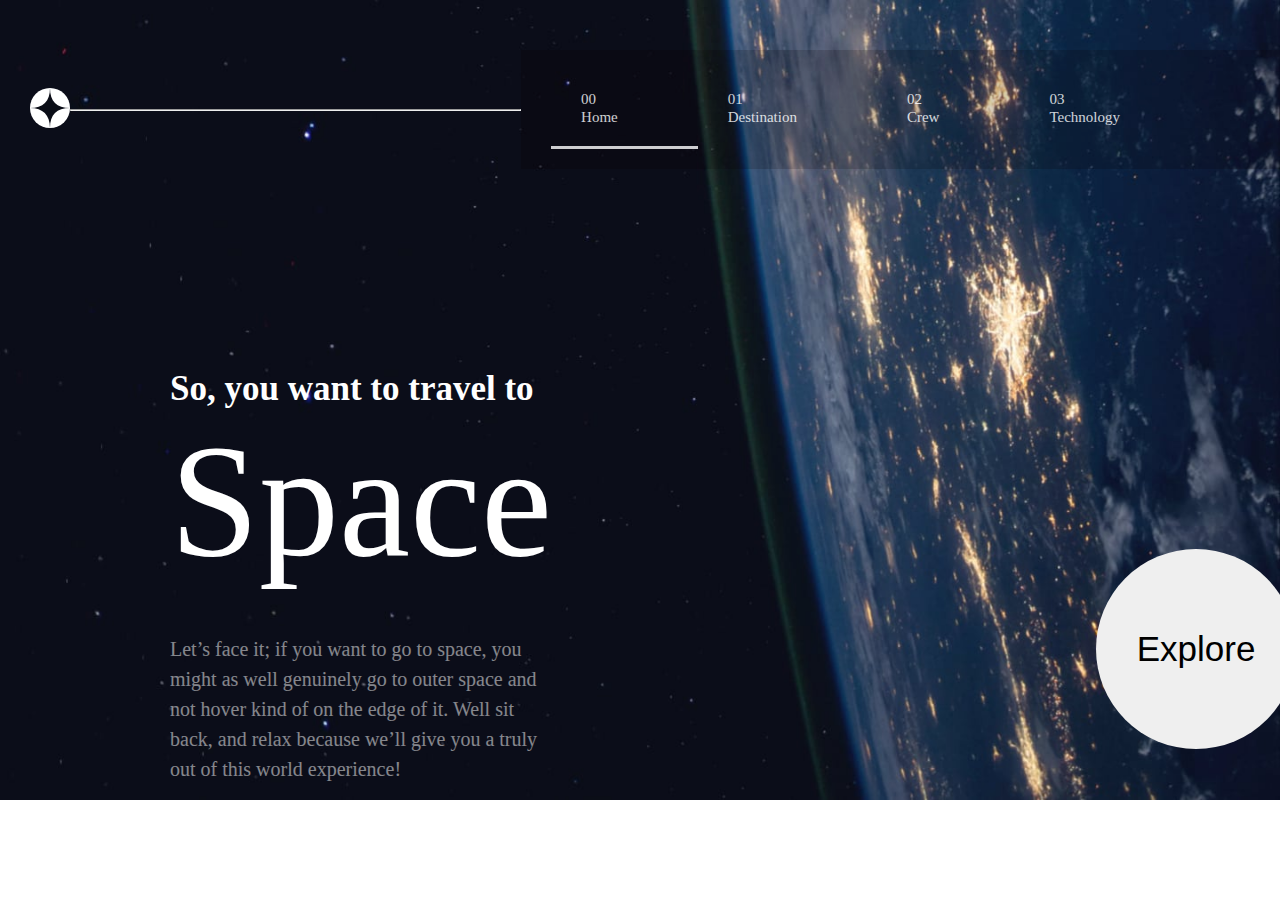
<file: index.html>
<!DOCTYPE html>
<html lang="en">
<head>
    <meta charset="UTF-8">
    <meta name="viewport" content="width=device-width, initial-scale=1.0">
    <title>Document</title>
    <link rel="stylesheet" href="./space-tourism-website-main/starter-code/css/style.css">
</head>
<body>
    
    <div id="container">
        <header> <div id="logo"><img src="./space-tourism-website-main/starter-code/assets/shared/logo.svg" alt=""></div>
            <hr>
            <ul id="menu">
                <li><a href="./index.html">00 Home</a></li>
                <li><a href="./space-tourism-website-main/starter-code/destination-moon.html">01 Destination</a></li>
                <li><a href="">02 Crew</a></li>
                <li><a href="">03 Technology</a></li>
            </ul></header>
            <div id="content">
                <div id="info">
                    <h4>So, you want to travel to</h4>
                    <h1>Space</h1>
                    <p>Let’s face it; if you want to go to space, you might as well genuinely go to 
                        outer space and not hover kind of on the edge of it. Well sit back, and relax 
                        because we’ll give you a truly out of this world experience!</p>
                </div>
                <div id="boton">
                    <button>Explore</button></div>
            </div>
    </div>
</body>
</html>
</file>
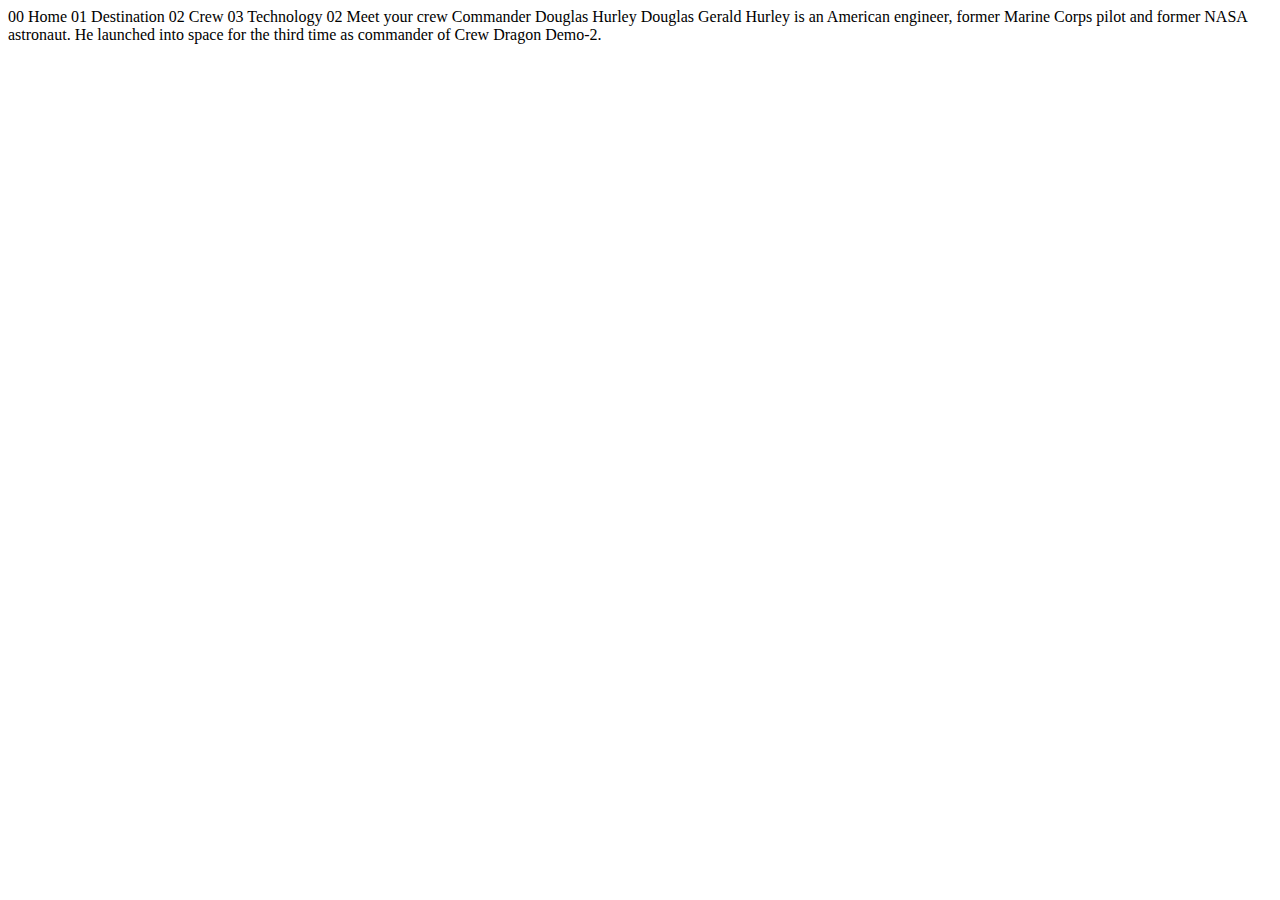
<file: space-tourism-website-main/starter-code/crew-commander.html>
<!DOCTYPE html>
<html lang="en">
<head>
  <meta charset="UTF-8">
  <meta name="viewport" content="width=device-width, initial-scale=1.0">

  <link rel="icon" type="image/png" sizes="32x32" href="./assets/favicon-32x32.png">
  
  <title>Frontend Mentor | Space tourism website</title>
</head>
<body>

  00 Home
  01 Destination
  02 Crew
  03 Technology

  02 Meet your crew

  Commander
  Douglas Hurley

  Douglas Gerald Hurley is an American engineer, former Marine Corps pilot 
  and former NASA astronaut. He launched into space for the third time as 
  commander of Crew Dragon Demo-2.
</body>
</html>
</file>
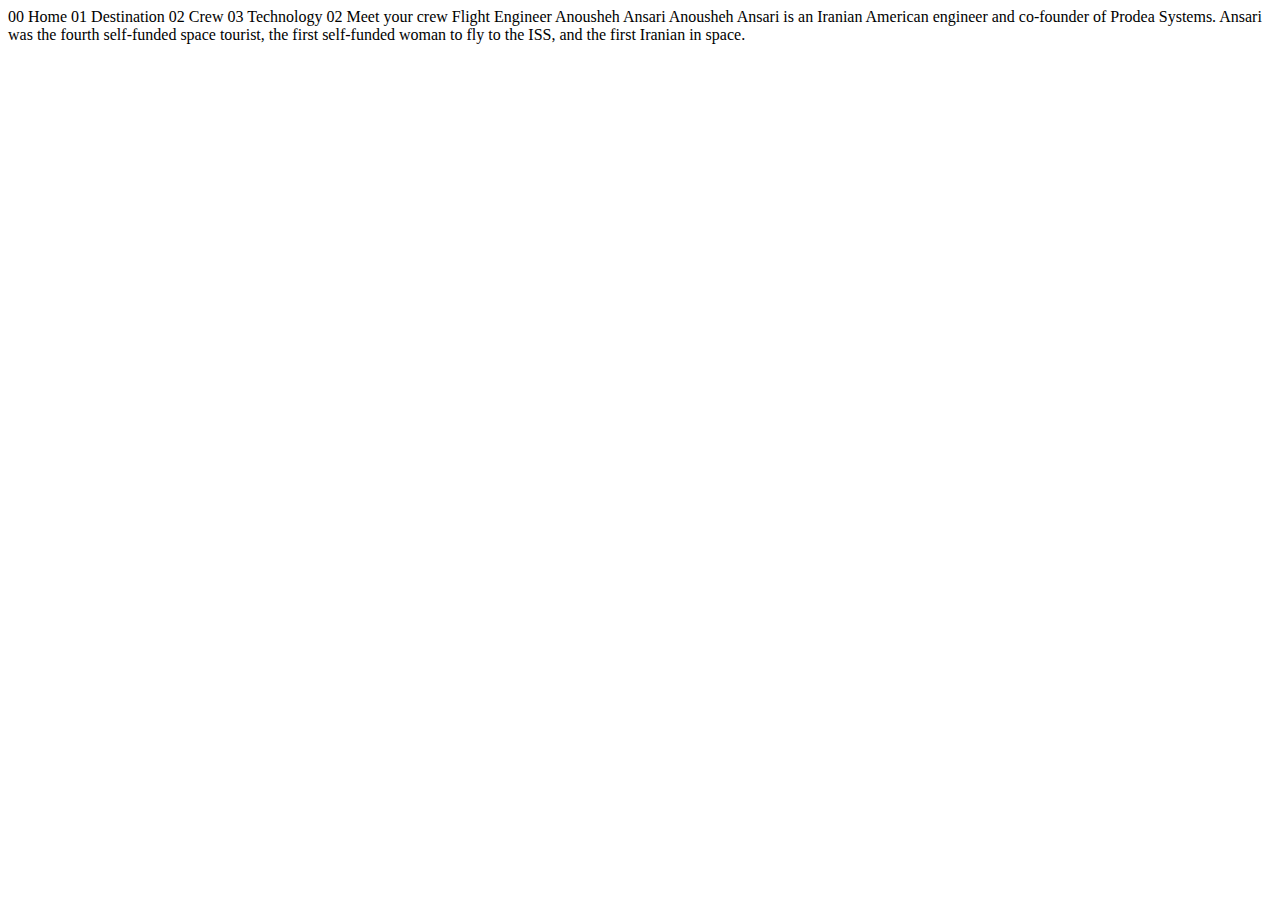
<file: space-tourism-website-main/starter-code/crew-engineer.html>
<!DOCTYPE html>
<html lang="en">
<head>
  <meta charset="UTF-8">
  <meta name="viewport" content="width=device-width, initial-scale=1.0">

  <link rel="icon" type="image/png" sizes="32x32" href="./assets/favicon-32x32.png">
  
  <title>Frontend Mentor | Space tourism website</title>
</head>
<body>

  00 Home
  01 Destination
  02 Crew
  03 Technology

  02 Meet your crew

  Flight Engineer
  Anousheh Ansari

  Anousheh Ansari is an Iranian American engineer and co-founder of Prodea Systems. 
  Ansari was the fourth self-funded space tourist, the first self-funded woman to 
  fly to the ISS, and the first Iranian in space. 
</body>
</html>
</file>
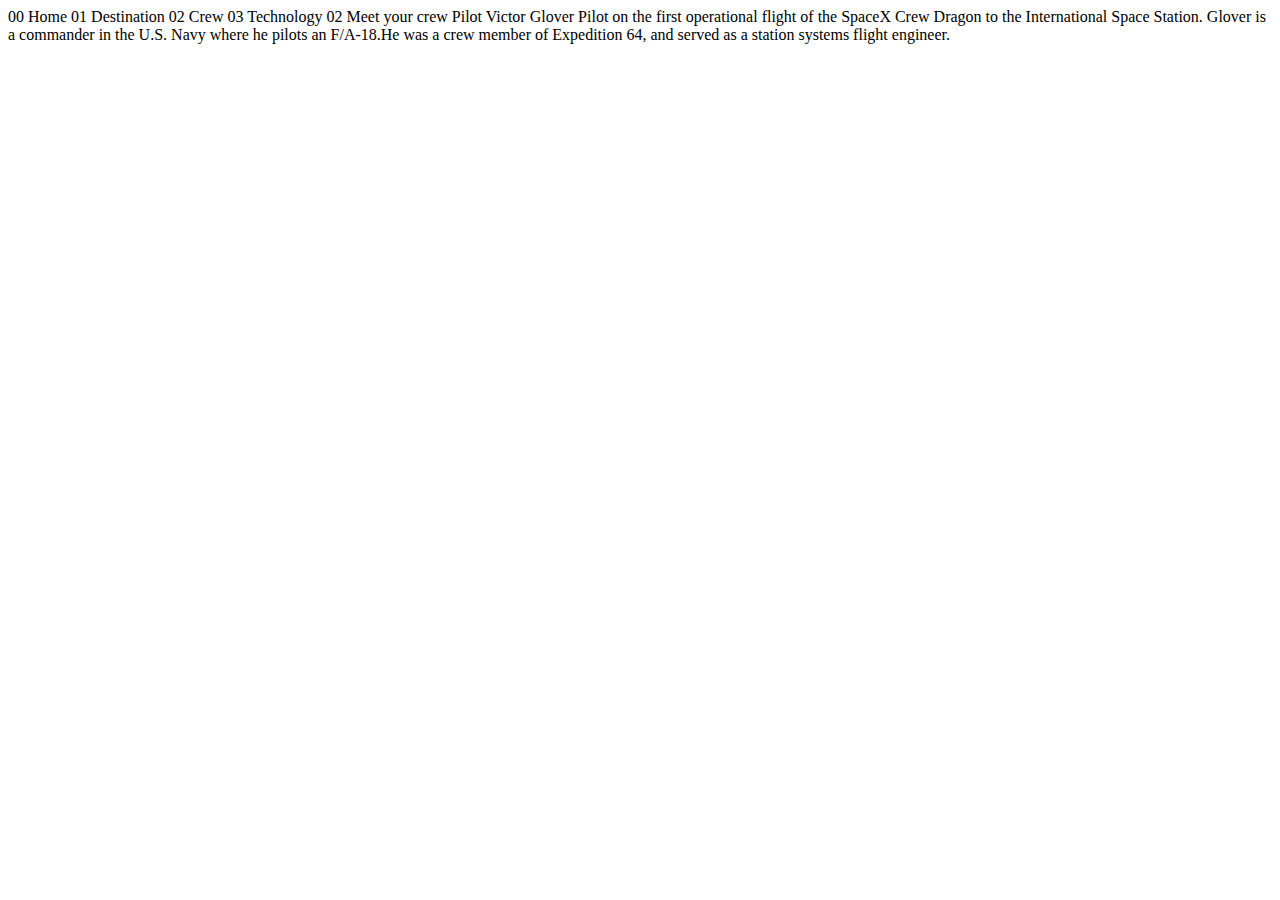
<file: space-tourism-website-main/starter-code/crew-pilot.html>
<!DOCTYPE html>
<html lang="en">
<head>
  <meta charset="UTF-8">
  <meta name="viewport" content="width=device-width, initial-scale=1.0">

  <link rel="icon" type="image/png" sizes="32x32" href="./assets/favicon-32x32.png">
  
  <title>Frontend Mentor | Space tourism website</title>
</head>
<body>

  00 Home
  01 Destination
  02 Crew
  03 Technology

  02 Meet your crew

  Pilot
  Victor Glover

  Pilot on the first operational flight of the SpaceX Crew Dragon to the 
  International Space Station. Glover is a commander in the U.S. Navy where 
  he pilots an F/A-18.He was a crew member of Expedition 64, and served as a 
  station systems flight engineer. 
</body>
</html>
</file>
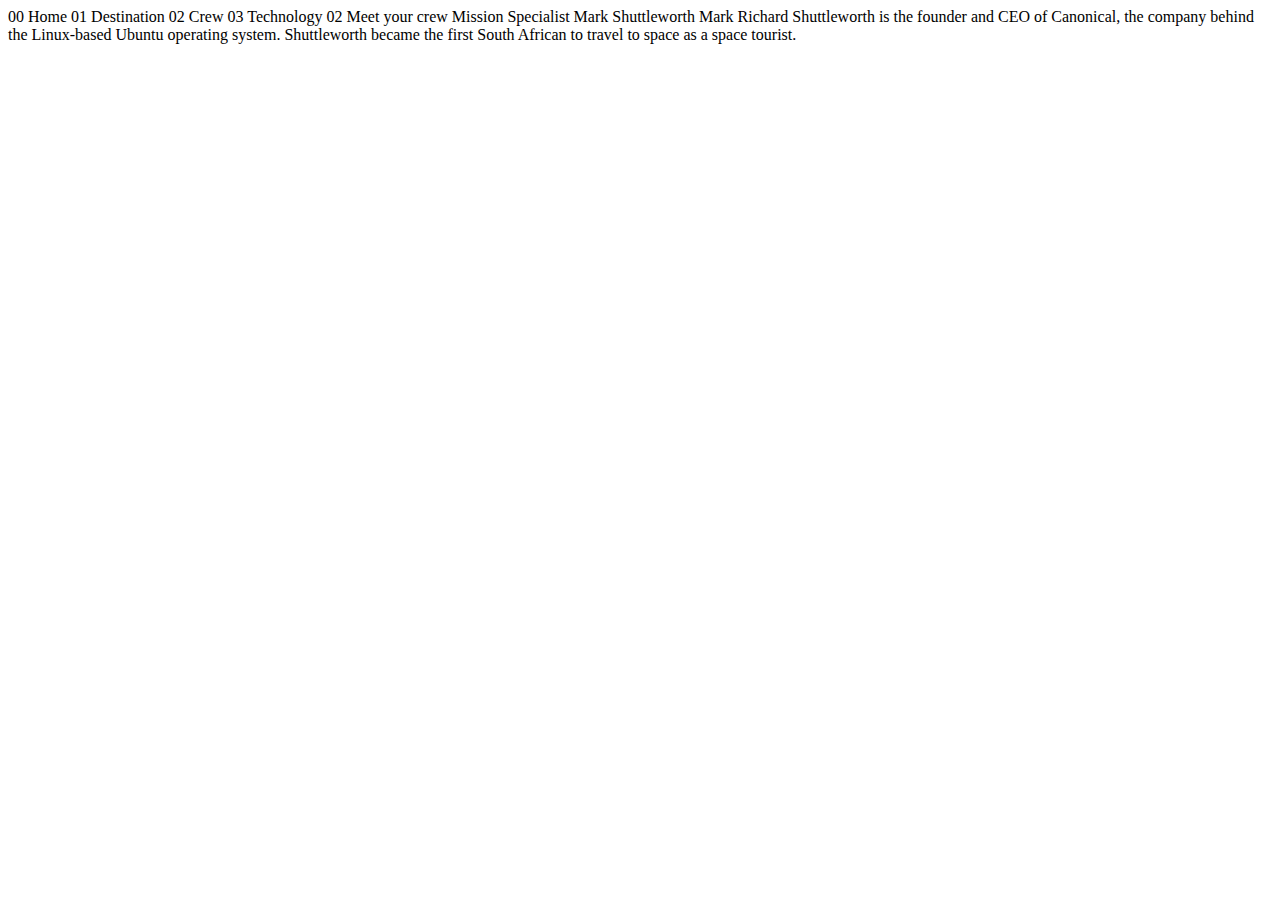
<file: space-tourism-website-main/starter-code/crew-specialist.html>
<!DOCTYPE html>
<html lang="en">
<head>
  <meta charset="UTF-8">
  <meta name="viewport" content="width=device-width, initial-scale=1.0">

  <link rel="icon" type="image/png" sizes="32x32" href="./assets/favicon-32x32.png">
  
  <title>Frontend Mentor | Space tourism website</title>
</head>
<body>

  00 Home
  01 Destination
  02 Crew
  03 Technology

  02 Meet your crew

  Mission Specialist
  Mark Shuttleworth

  Mark Richard Shuttleworth is the founder and CEO of Canonical, the company behind 
  the Linux-based Ubuntu operating system. Shuttleworth became the first South 
  African to travel to space as a space tourist.
</body>
</html>
</file>
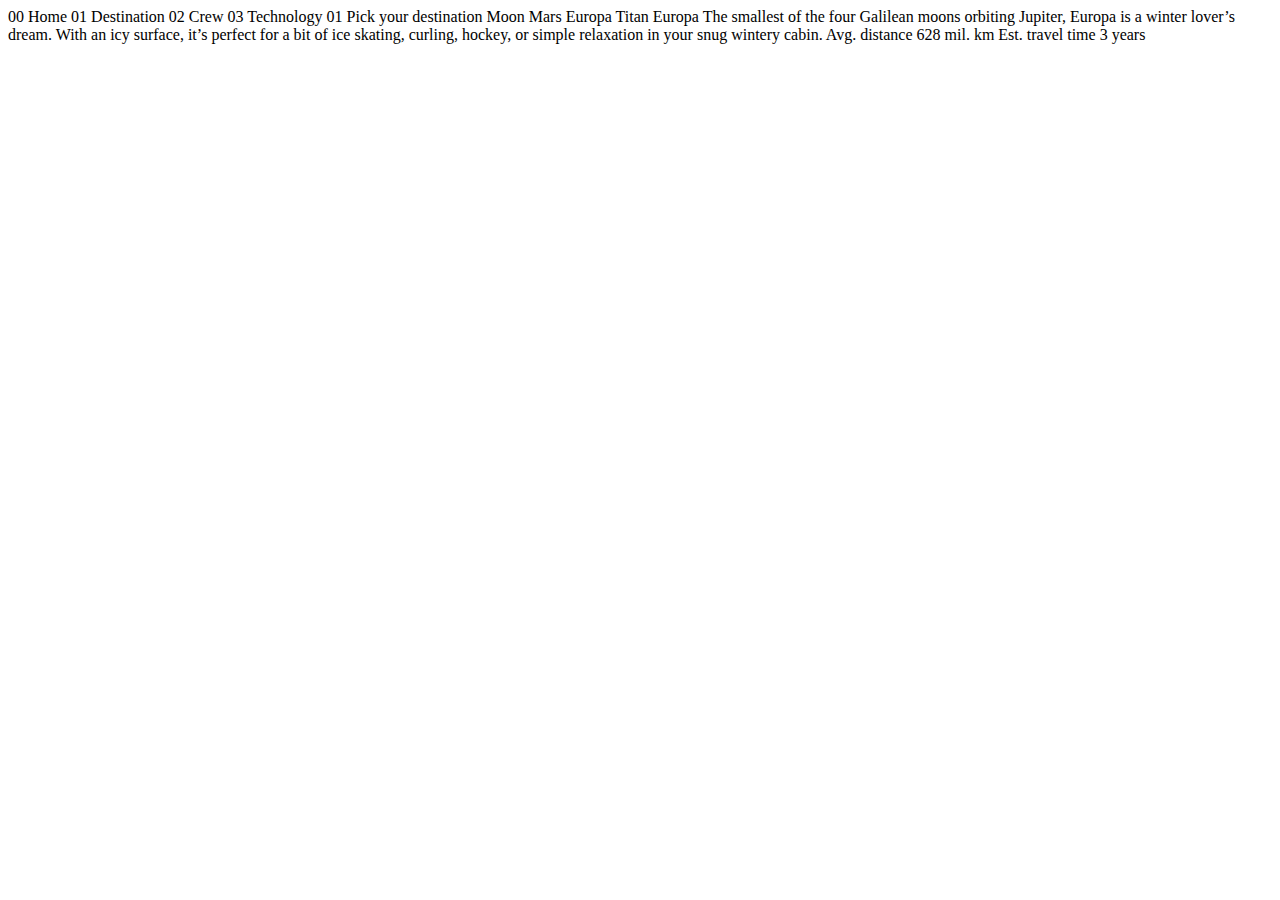
<file: space-tourism-website-main/starter-code/destination-europa.html>
<!DOCTYPE html>
<html lang="en">
<head>
  <meta charset="UTF-8">
  <meta name="viewport" content="width=device-width, initial-scale=1.0">

  <link rel="icon" type="image/png" sizes="32x32" href="./assets/favicon-32x32.png">
  
  <title>Frontend Mentor | Space tourism website</title>
</head>
<body>

  00 Home
  01 Destination
  02 Crew
  03 Technology

  01 Pick your destination

  Moon
  Mars
  Europa
  Titan

  Europa

  The smallest of the four Galilean moons orbiting Jupiter, Europa is a 
  winter lover’s dream. With an icy surface, it’s perfect for a bit of 
  ice skating, curling, hockey, or simple relaxation in your snug 
  wintery cabin.

  Avg. distance
  628 mil. km

  Est. travel time
  3 years
</body>
</html>
</file>
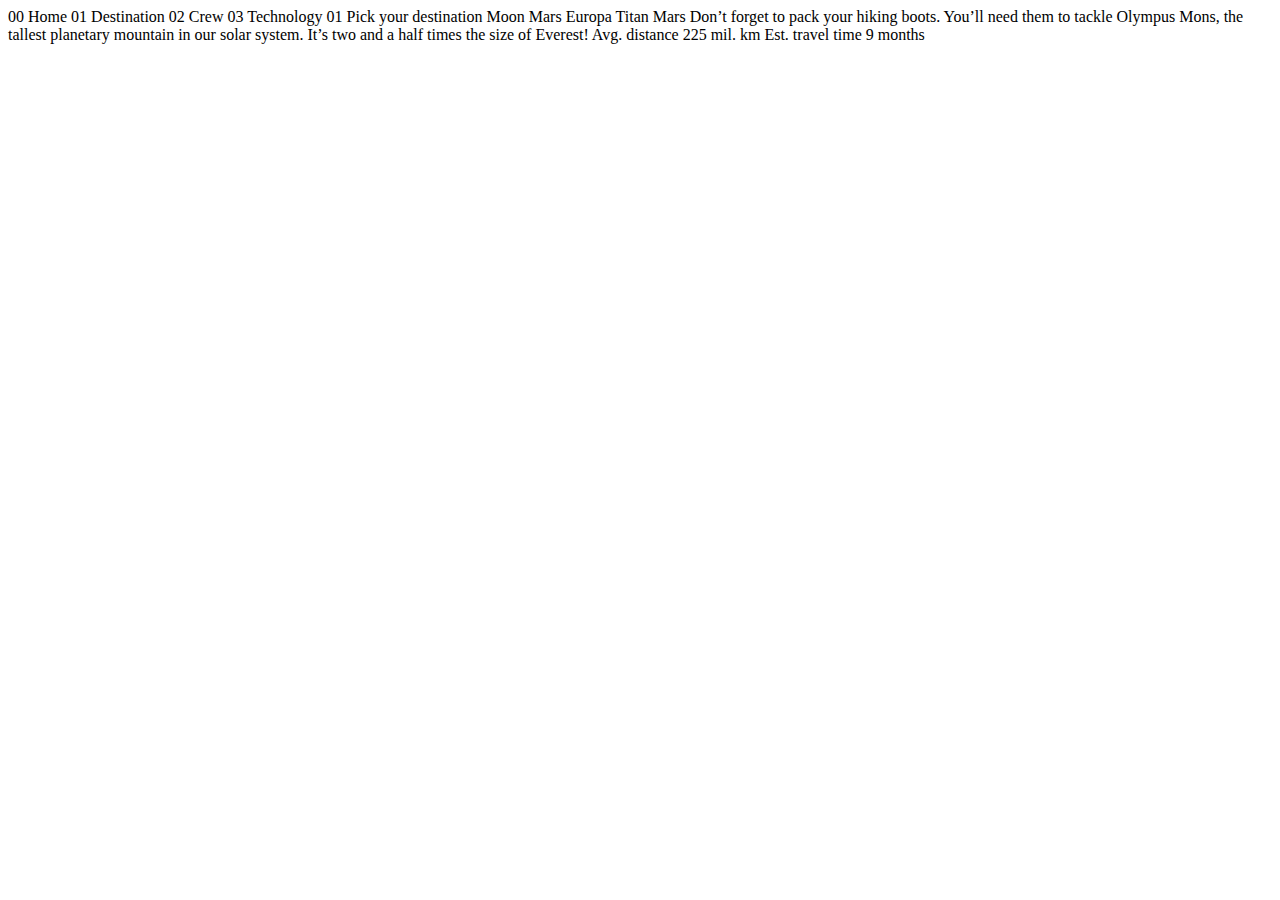
<file: space-tourism-website-main/starter-code/destination-mars.html>
<!DOCTYPE html>
<html lang="en">
<head>
  <meta charset="UTF-8">
  <meta name="viewport" content="width=device-width, initial-scale=1.0">

  <link rel="icon" type="image/png" sizes="32x32" href="./assets/favicon-32x32.png">
  
  <title>Frontend Mentor | Space tourism website</title>
</head>
<body>

  00 Home
  01 Destination
  02 Crew
  03 Technology

  01 Pick your destination

  Moon
  Mars
  Europa
  Titan

  Mars

  Don’t forget to pack your hiking boots. You’ll need them to tackle Olympus Mons, 
  the tallest planetary mountain in our solar system. It’s two and a half times 
  the size of Everest!

  Avg. distance
  225 mil. km

  Est. travel time
  9 months
</body>
</html>
</file>
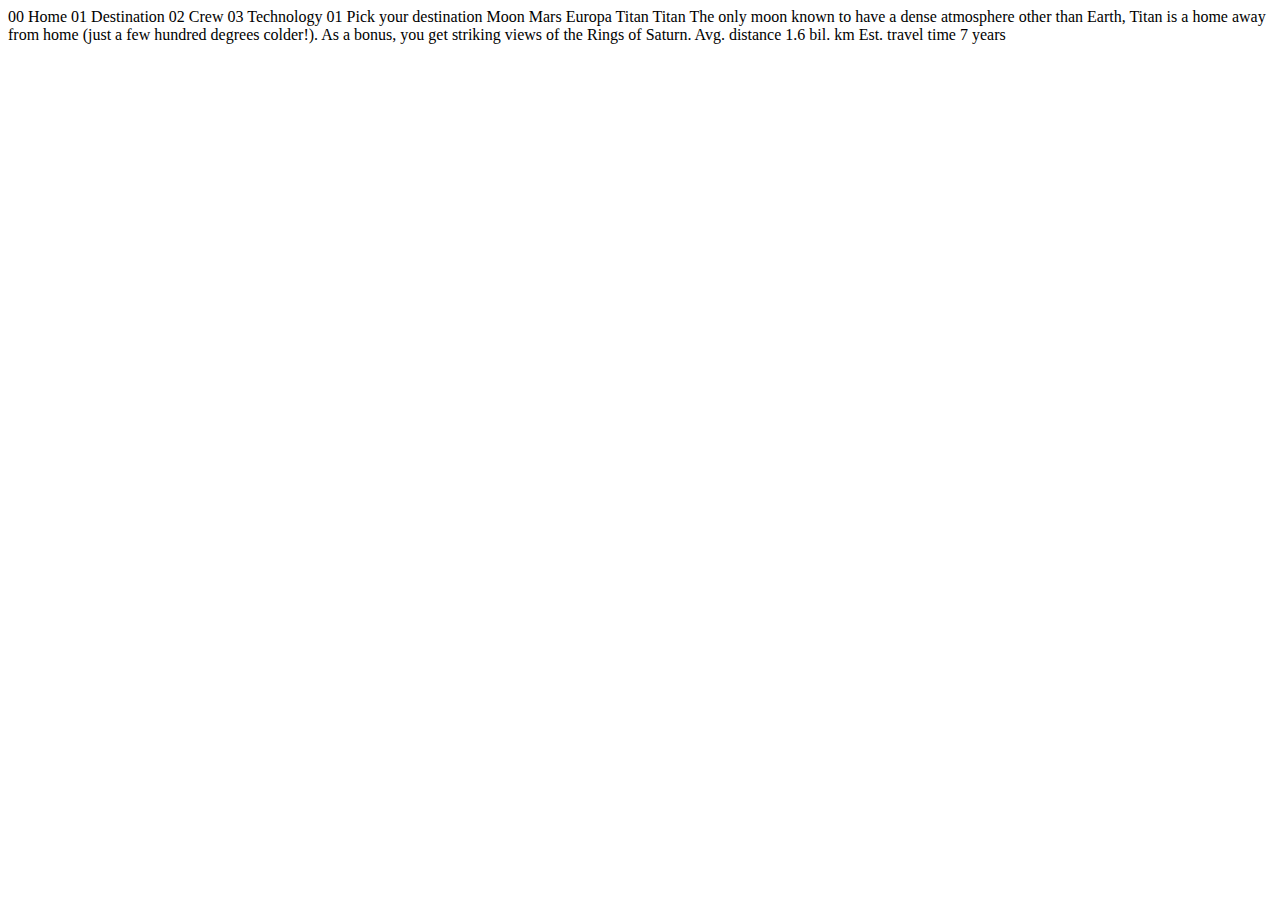
<file: space-tourism-website-main/starter-code/destination-titan.html>
<!DOCTYPE html>
<html lang="en">
<head>
  <meta charset="UTF-8">
  <meta name="viewport" content="width=device-width, initial-scale=1.0">

  <link rel="icon" type="image/png" sizes="32x32" href="./assets/favicon-32x32.png">
  
  <title>Frontend Mentor | Space tourism website</title>
</head>
<body>

  00 Home
  01 Destination
  02 Crew
  03 Technology

  01 Pick your destination

  Moon
  Mars
  Europa
  Titan

  Titan

  The only moon known to have a dense atmosphere other than Earth, Titan 
  is a home away from home (just a few hundred degrees colder!). As a 
  bonus, you get striking views of the Rings of Saturn.

  Avg. distance
  1.6 bil. km

  Est. travel time
  7 years
</body>
</html>
</file>
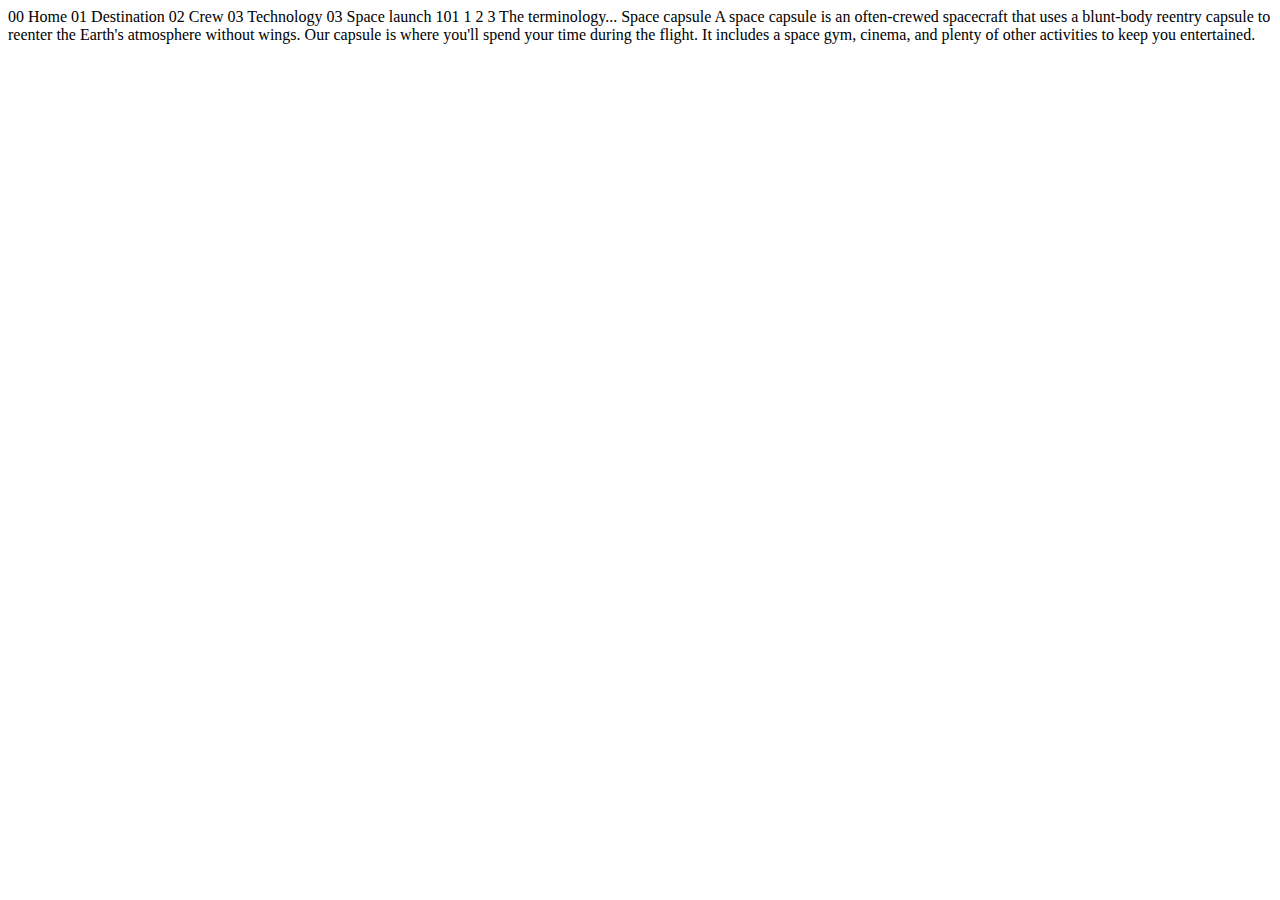
<file: space-tourism-website-main/starter-code/technology-capsule.html>
<!DOCTYPE html>
<html lang="en">
<head>
  <meta charset="UTF-8">
  <meta name="viewport" content="width=device-width, initial-scale=1.0">

  <link rel="icon" type="image/png" sizes="32x32" href="./assets/favicon-32x32.png">
  
  <title>Frontend Mentor | Space tourism website</title>
</head>
<body>

  00 Home
  01 Destination
  02 Crew
  03 Technology

  03 Space launch 101

  1
  2
  3

  The terminology...
  Space capsule

  A space capsule is an often-crewed spacecraft that uses a blunt-body reentry 
  capsule to reenter the Earth's atmosphere without wings. Our capsule is where 
  you'll spend your time during the flight. It includes a space gym, cinema, 
  and plenty of other activities to keep you entertained.
</body>
</html>
</file>
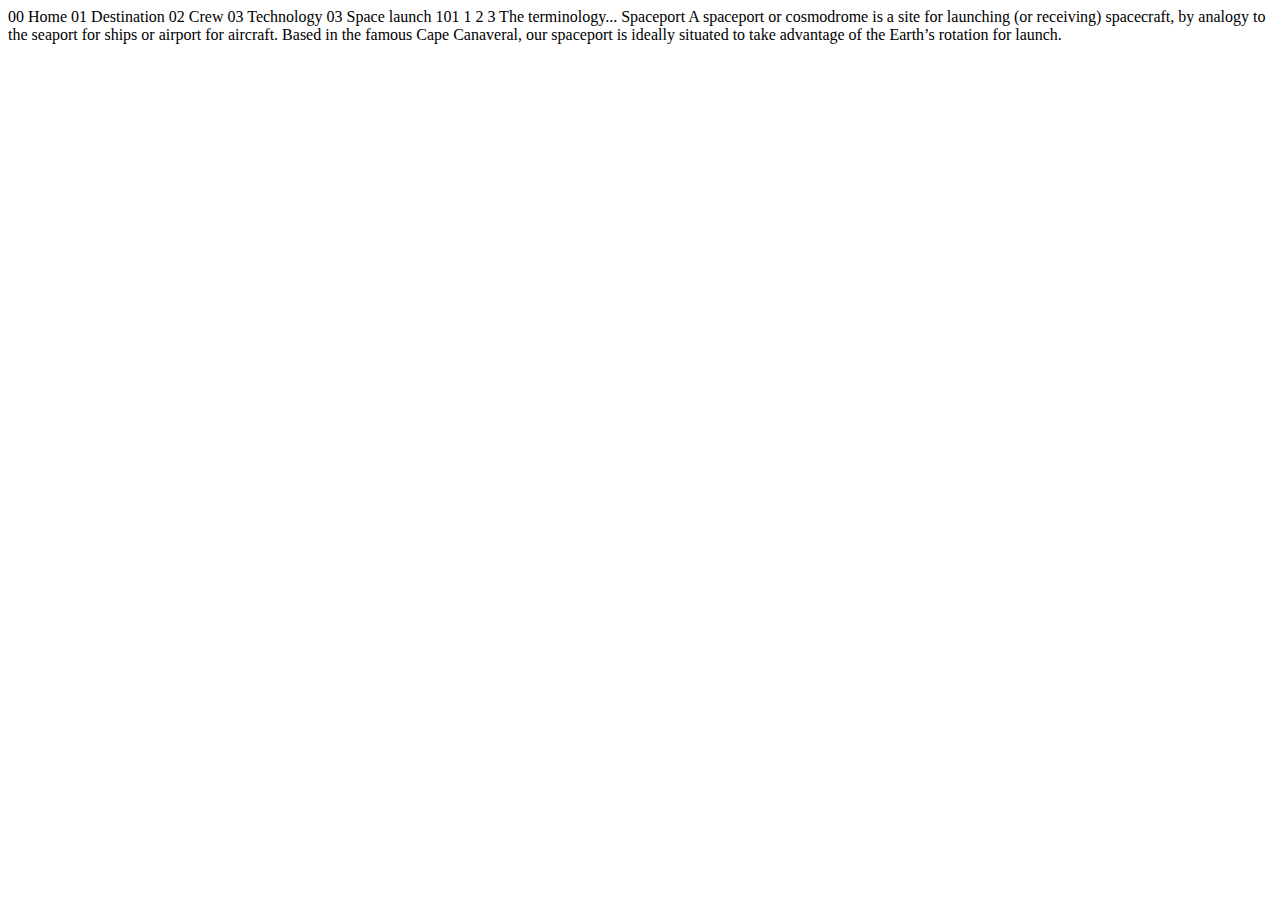
<file: space-tourism-website-main/starter-code/technology-spaceport.html>
<!DOCTYPE html>
<html lang="en">
<head>
  <meta charset="UTF-8">
  <meta name="viewport" content="width=device-width, initial-scale=1.0">

  <link rel="icon" type="image/png" sizes="32x32" href="./assets/favicon-32x32.png">
  
  <title>Frontend Mentor | Space tourism website</title>
</head>
<body>

  00 Home
  01 Destination
  02 Crew
  03 Technology

  03 Space launch 101

  1
  2
  3

  The terminology...
  Spaceport

  A spaceport or cosmodrome is a site for launching (or receiving) spacecraft, 
  by analogy to the seaport for ships or airport for aircraft. Based in the 
  famous Cape Canaveral, our spaceport is ideally situated to take advantage 
  of the Earth’s rotation for launch.
</body>
</html>
</file>
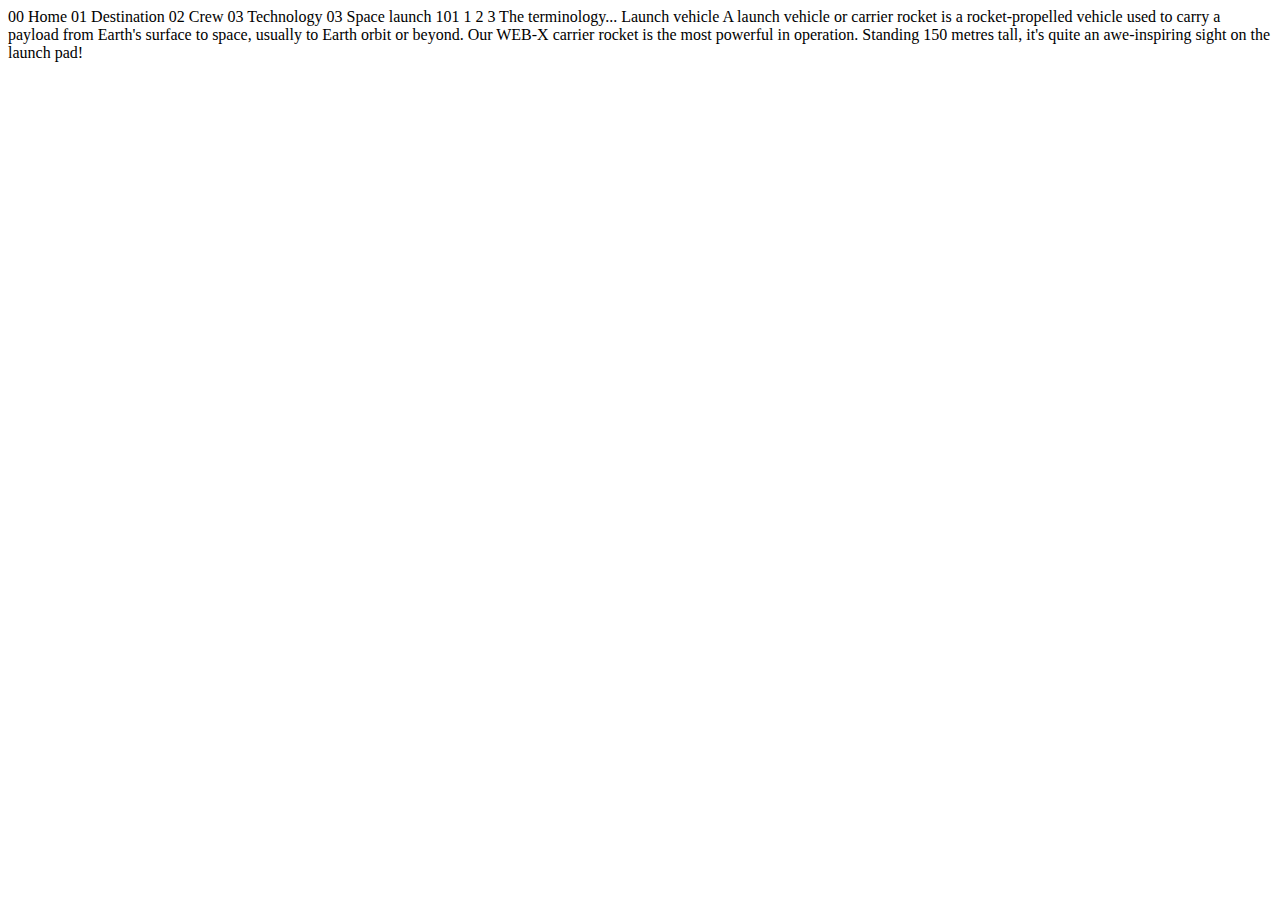
<file: space-tourism-website-main/starter-code/technology-vehicle.html>
<!DOCTYPE html>
<html lang="en">
<head>
  <meta charset="UTF-8">
  <meta name="viewport" content="width=device-width, initial-scale=1.0">

  <link rel="icon" type="image/png" sizes="32x32" href="./assets/favicon-32x32.png">
  
  <title>Frontend Mentor | Space tourism website</title>
</head>
<body>

  00 Home
  01 Destination
  02 Crew
  03 Technology

  03 Space launch 101

  1
  2
  3

  The terminology...
  Launch vehicle

  A launch vehicle or carrier rocket is a rocket-propelled vehicle used to carry a 
  payload from Earth's surface to space, usually to Earth orbit or beyond. Our 
  WEB-X carrier rocket is the most powerful in operation. Standing 150 metres tall, 
  it's quite an awe-inspiring sight on the launch pad!
</body>
</html>
</file>
<file: space-tourism-website-main/starter-code/css/style.css>
*{
    margin: 0;
    padding: 0;
}
h1, h4, p{
    color: white;
}
h1{
    font-weight: 100;
    font-size: 160px; 
}
h4{
    font-size: 40px;
}
p{
    font-size: 22px;
    line-height: 1.5;
    opacity: 0.5;
}

#container
{
    background-image:url(/space-tourism-website-main/starter-code/assets/home/background-home-desktop.jpg);
    background-repeat:no-repeat;
    background-size: 100%;
    
}

header
{
    display: flex;
    justify-content: space-between;
    padding: 50px 0 0 0 ;
    align-items: center;
}

#logo img
{
    width: 40px;
    margin-left: 30px;
}
#menu
{
    display: flex;
    padding:20px 80px 20px 30px;
    opacity: 0.8;
    background-color: rgba(11, 0, 0,0.2);
    
}
#menu li
{
    list-style: none;
    padding-right: 50px;
    padding: 20px 80px 20px 30px;
}
#menu li a 
{
    text-decoration: none;
    color: white;
    font-size: 15px;
}
#menu li:hover{
    border-bottom: 3px solid white;
}
#menu li:nth-child(1){
    border-bottom: 3px solid white;
}
#content
{

    padding-bottom: 130px;
    display: flex;
    justify-content: space-between;

}
#info{
    width: 30%;
    padding-left: 170px;
    padding-top: 200px;
}
#info h4 {
    font-size: 35px;
    font-weight: 10065}
#info h1{
    font-weight: 100;
    font-size: 160px;
    padding-bottom: 40px;
}
#info p{
    font-size: 20px;
    line-height: 1.5;
    opacity: 0.5;
}
hr
{
    width: 650px;
}
#boton{
    padding-top: 380px;
    width: 40%;
    margin-left: 400px;
}
button{
    font-size: 35px;
    border-radius: 70%;
    text-decoration: none;
    width: 200px;
    height: 200px;
    border:none;
    margin-left: 144px;
}
</file>
